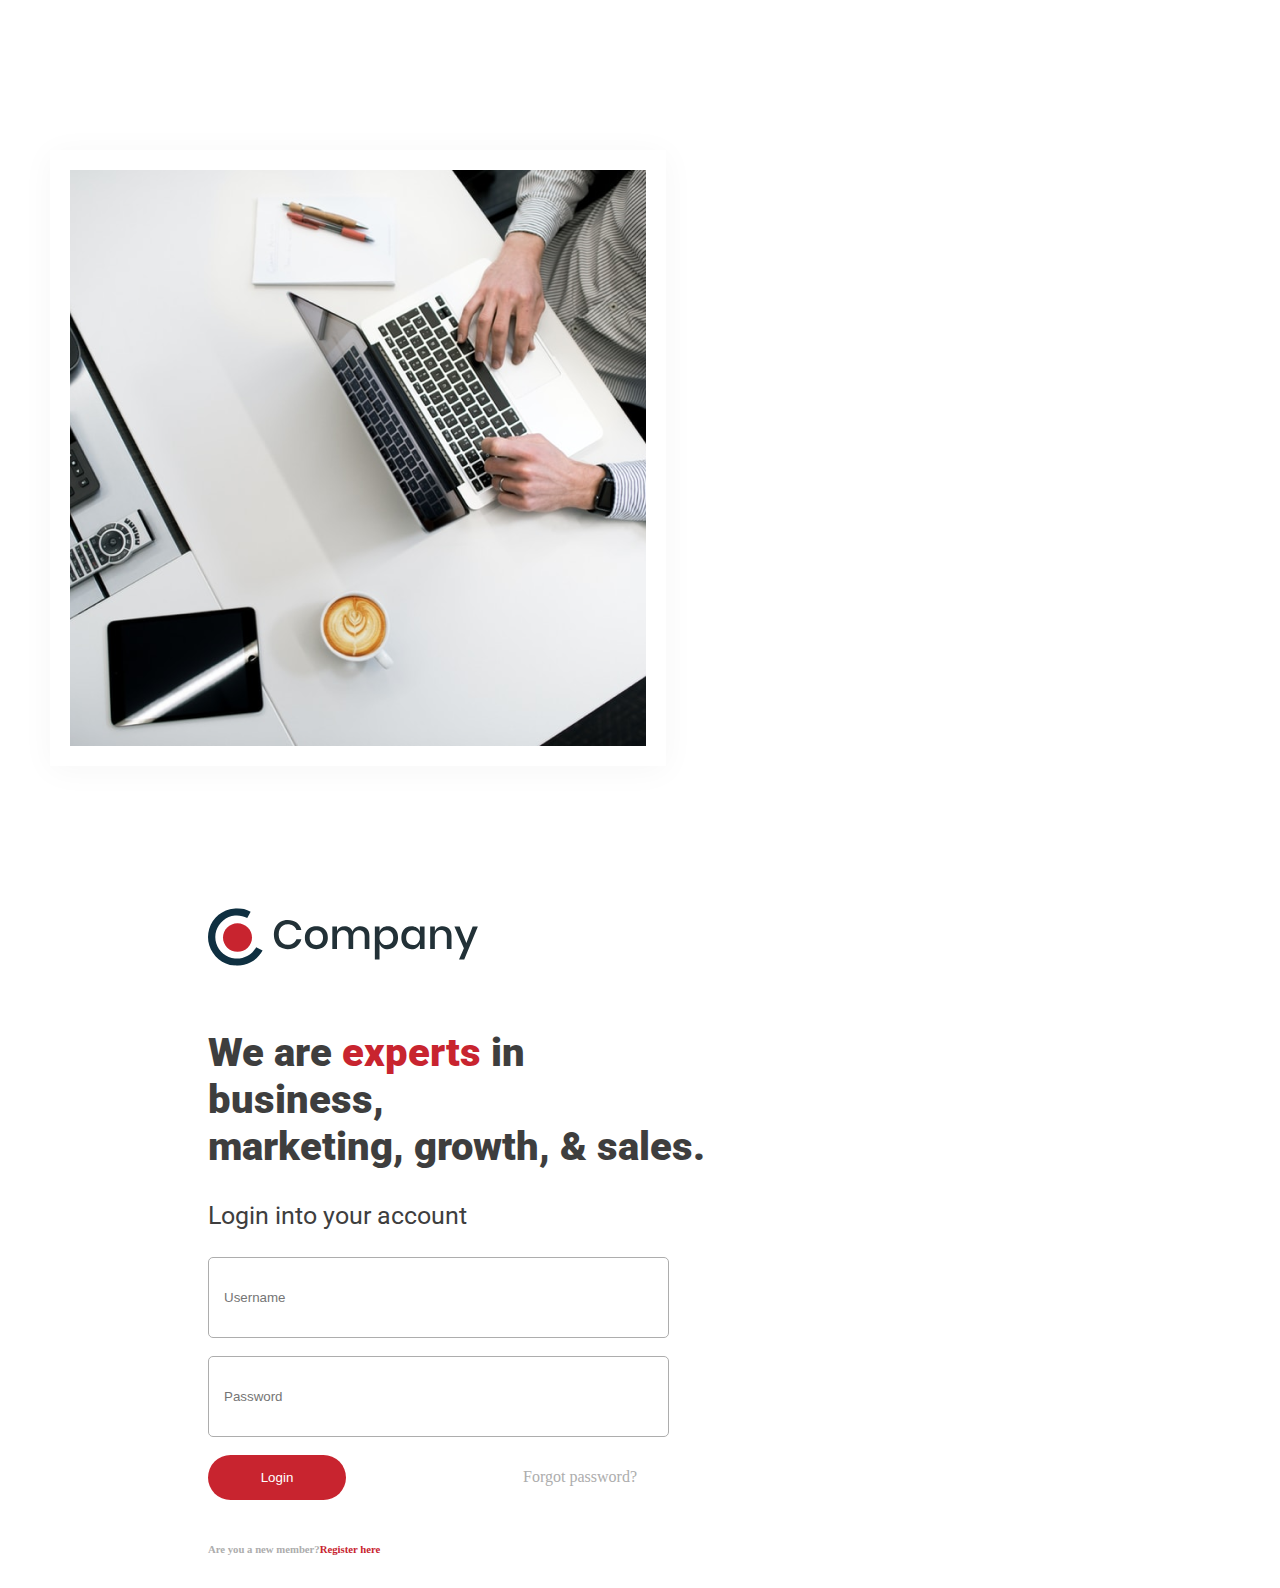
<file: HTML Training Assignment/index.html>
<!DOCTYPE html>
<html lang="en">

<head>
    <meta charset="UTF-8">
    <meta name="viewport" content="width=device-width, initial-scale=1.0">
    <link href="https://cdn.jsdelivr.net/npm/bootstrap@5.3.2/dist/css/bootstrap.min.css" rel="stylesheet"
        integrity="sha384-T3c6CoIi6uLrA9TneNEoa7RxnatzjcDSCmG1MXxSR1GAsXEV/Dwwykc2MPK8M2HN" crossorigin="anonymous">
    <link rel="stylesheet" href="css/style.css">
    <link href='https://fonts.googleapis.com/css?family=Roboto' rel='stylesheet'>
    <title>Document</title>
</head>

<body>
    <div class="container">
        <div class="row ">
        <div class="col-lg-6 left">
            <img class="rounded-circle" src="images/hero-image.png">
        </div>
        <div class="col-lg-6 right">
            <img src="images/header-logo.svg"><br><br>
            <h1 class="p1">We are <span style="color: #C8242F;"><b>experts</b></span> in business,<br>
                marketing, growth, & sales.
            </h1><br>
            <p class="p2">Login into your account</p>

            <form>
                <input type="text" class="txtbox" placeholder="Username"><br><br>
                <input type="password" class="txtbox" placeholder="Password"><br><br>
                <div class="down">
                    <button class="login">Login</button>
                    <a href=" " style="color:#ADADAD ">Forgot password?</a>
                </div>
                <br>
                <h6 style="color: #ADADAD;">Are you a new member?<a href=" " style="color:#C8242F">Register here</a>
                </h6>
            </form>

        </div>
    </div>


    </div>
</body>

</html>
</file>
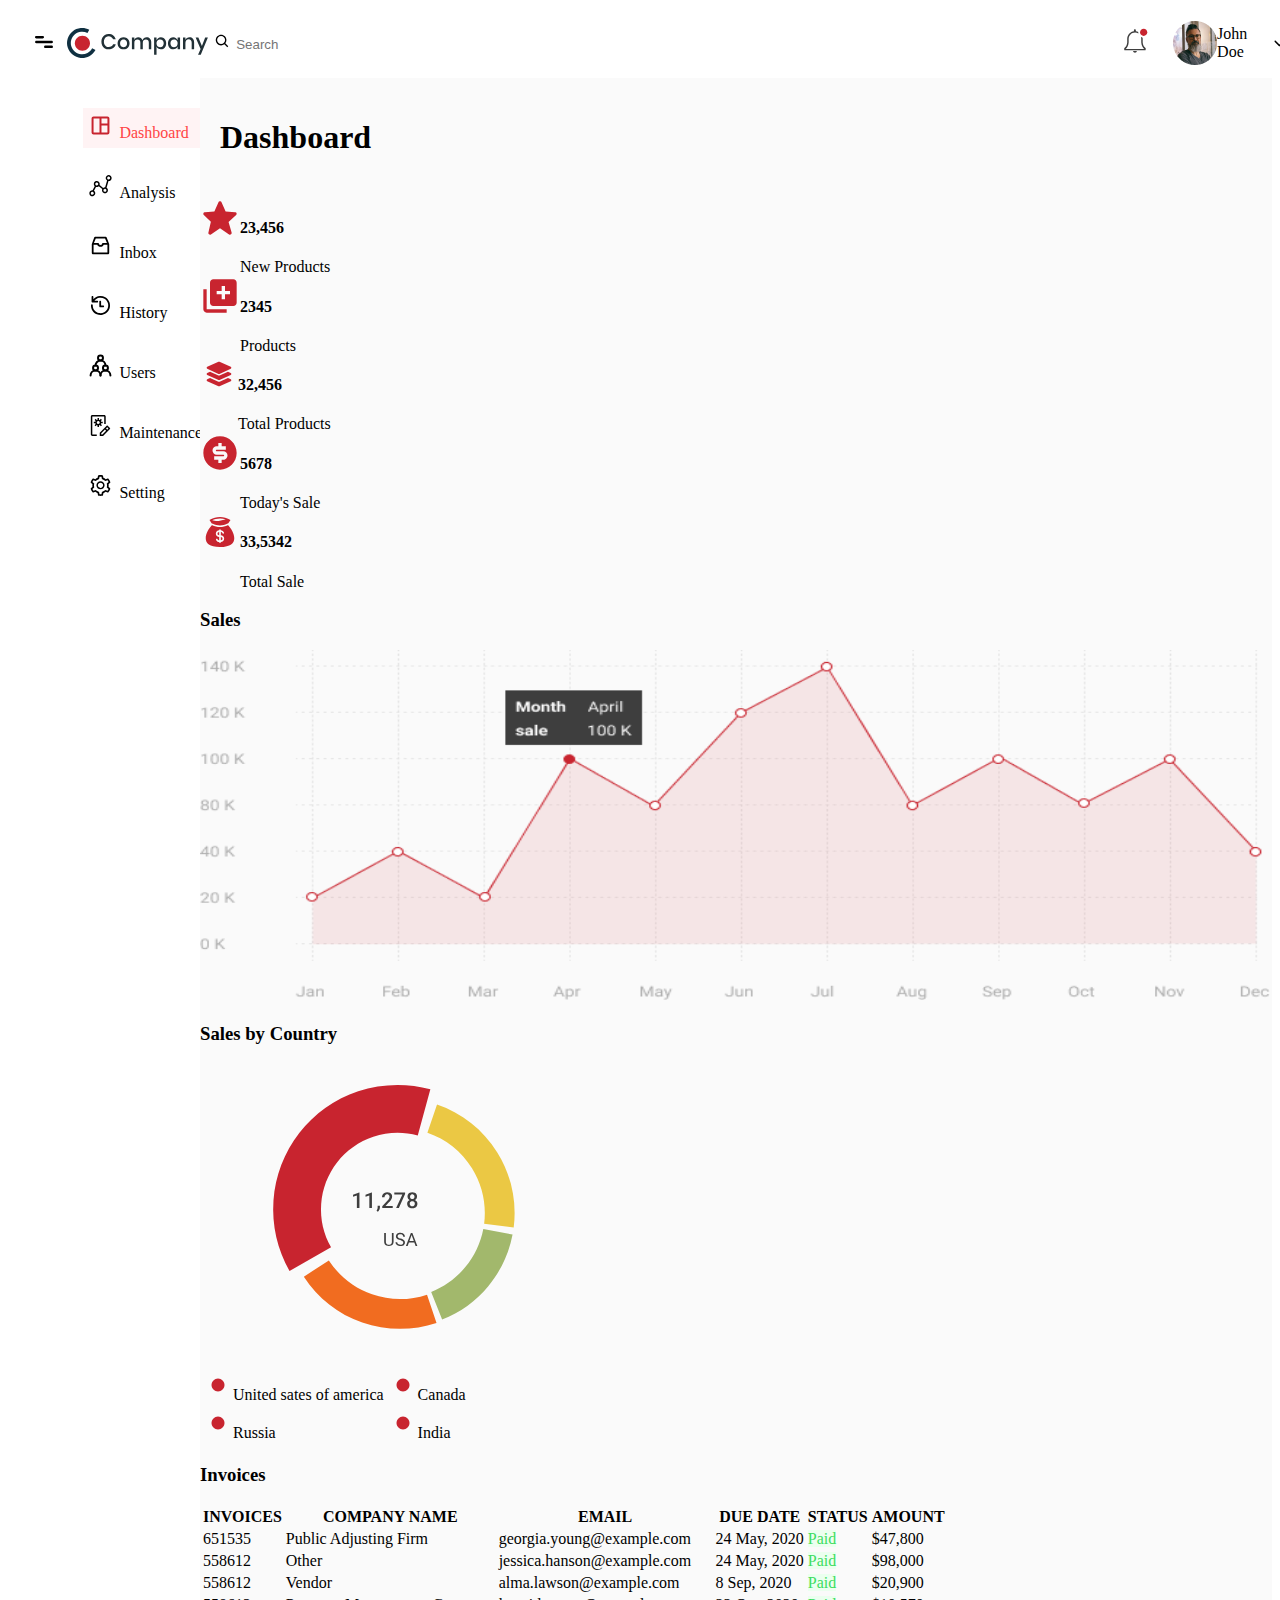
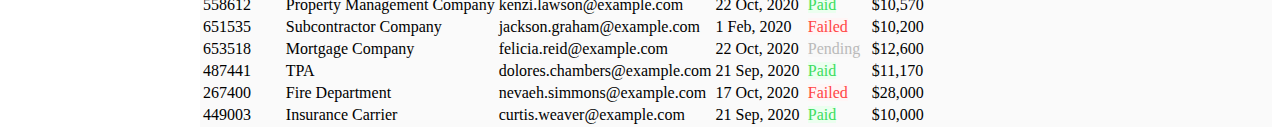
<file: HTML Training Assignment/dashboard.html>
<!DOCTYPE html>
<html lang="en">

<head>
    <meta charset="UTF-8">
    <meta name="viewport" content="width=device-width, initial-scale=1.0">
    <link href="https://cdn.jsdelivr.net/npm/bootstrap@5.3.2/dist/css/bootstrap.min.css" rel="stylesheet"
        integrity="sha384-T3c6CoIi6uLrA9TneNEoa7RxnatzjcDSCmG1MXxSR1GAsXEV/Dwwykc2MPK8M2HN" crossorigin="anonymous">
    <link rel="stylesheet" href="css/styledash.css">
    <title>Document</title>
</head>

<body>
    <nav class="navbar navbar-expand-lg  ">
        <div class="main">
            <div class="main1">
                <button onclick=sidebar()><img src="images/menu-bar.svg" ></button>
                <img src="images/header-logo.svg" >
            </div>

            <div class="main2">
                <div class="search1 collapse navbar-collapse ml-3  ">
                    <img src="images/search-icon.svg" class="search">
                    <input type="text" class="txtbox" placeholder="Search">
                </div>
                <div class="main3  me-2">
                    <div class="collapse navbar-collapse ml-3">
                        <img src="images/notification-icon.svg">
                    </div>
                    <div class="profile collapse navbar-collapse ml-3">
                        <img src="images/profile.png">
                        <span>
                            John Doe
                        </span>
                        <img src="images/downward-arrow.svg">
                    </div>
                </div>
            
            </div>
        </div>
    </nav>
    <div class="maindiv">
        <div class="sidebar" id="sidebar">
            <ul id="mySidebar" class="listitems">
                <li class="active"><img src="images/dashboard-active.svg" alt="Dashboard"><a href="dashboard.html">Dashboard</a></li>
                <li><img src="images/graph-default.svg" alt="Analysis"><a href="innerpage.html">Analysis</a></li>
                <li><img src="images/inbox-default.svg" alt="Inbox"><a href="#">Inbox</a></li>
                <li><img src="images/clock-default.svg" alt="History"><a href="#">History</a></li>
                <li><img src="images/user-default.svg" alt="Users"><a href="#">Users</a></li>
                <li><img src="images/maintenance-default.svg" alt="Maintenance"><a href="#">Maintenance</a></li>
                <li><img src="images/setting-default.svg" alt="Setting"><a href="#">Setting</a></li>
            </ul>

        </div>
        <div class="rightside" id="data">
            <h1 class="dashboard">Dashboard</h1>
            <div class="container-fluid">
                <div class="row">
                    <div class="col-lg-2 col-md-4 p-3 m-3 bg-white box">
                        <div><img src="images/star.svg" alt=""></div>
                        <div class="m-1"><h4>23,456</h4>New Products</div>

                    </div>
                    <div class="col-lg-2 col-md-4 p-3 m-3 bg-white box">
                        <div><img src="images/new-product.svg" alt=""></div>
                        <div class="m-1"><h4>2345</h4> Products</div>
                    </div>
                    <div class="col-lg-2 col-md-4 p-3 m-3 bg-white box">
                        <img src="images/total-product.svg" height="38px" width="38px" alt="">
                        <div class="m-1"><h4>32,456</h4>Total Products</div>
                    </div>
                    <div class="col-lg-2 col-md-4 p-3 m-3 bg-white box">
                        <div><img src="images/dollar-filled.svg" alt=""></div>
                        <div class="m-1"><h4>5678</h4>Today's Sale</div>
                    </div>
                    <div class="col-lg-2 col-md-4 p-3 m-3 bg-white box">
                        <div><img src="images/money-bag.svg" alt=""></div>
                        <div class="m-1"><h4>33,5342</h4>Total Sale</div>
                    </div>
                </div>
                <div class="row">
                    <div class="col-lg-8 p-3 m-3 bg-white">
                        <h3>Sales</h3>
                        <img src="images/data-graph.png" alt="" class="graph img-fluid">
                    </div>

                    <div class="col-lg-3 p-3 m-3 bg-white">
                        <h3>Sales by Country</h3>
                        <img src="images/pie-chart.svg" alt="" class="piechart img-fluid">
                        <table class="table2">
                            <tr>
                                <td><img src="images/radio-checked-icon.svg" alt="" class="graphimg">United sates of
                                    america </td>
                                <td><img src="images/radio-checked-icon.svg" alt="" class="graphimg">Canada</td>
                            </tr>
                            <tr>
                                <td><img src="images/radio-checked-icon.svg" alt="" class="graphimg">Russia</td>
                                <td><img src="images/radio-checked-icon.svg" alt="" class="graphimg">India</td>
                            </tr>
                        </table>
                    </div>
                </div>
                <div class="row">
                    <div class="col-lg-12 p-3 m-3 bg-white">
                        <h3>Invoices</h3>
                        <table class="table table-responsive">
                            <tr>
                                <th>INVOICES</th>
                                <th>COMPANY NAME</th>
                                <th>EMAIL</th>
                                <th>DUE DATE</th>
                                <th>STATUS</th>
                                <th>AMOUNT</th>
                            </tr>
                            <tr>
                                <td>651535</td>
                                <td>Public Adjusting Firm</td>
                                <td>georgia.young@example.com</td>
                                <td>24 May, 2020</td>
                                <td><span class="paid p-1">Paid</span></td>
                                <td>$47,800</td>
                            </tr>
                            <tr>
                                <td>558612</td>
                                <td>Other</td>
                                <td>jessica.hanson@example.com</td>
                                <td>24 May, 2020</td>
                                <td><span class="paid p-1">Paid</span></td>
                                <td>$98,000</td>
                            </tr>
                            <tr>
                                <td>558612</td>
                                <td>Vendor</td>
                                <td>alma.lawson@example.com</td>
                                <td>8 Sep, 2020</td>
                                <td><span class="paid p-1">Paid</span></td>
                                <td>$20,900</td>
                            </tr>
                            <tr>
                                <td>558612</td>
                                <td>Property Management Company</td>
                                <td>kenzi.lawson@example.com</td>
                                <td>22 Oct, 2020</td>
                                <td><span class="paid p-1">Paid</span></td>
                                <td>$10,570</td>
                            </tr>
                            <tr>
                                <td>651535</td>
                                <td>Subcontractor Company</td>
                                <td>jackson.graham@example.com</td>
                                <td>1 Feb, 2020</td>
                                <td><span class="failed p-1">Failed</span></td>
                                <td>$10,200</td>
                            </tr>
                            <tr>
                                <td>653518</td>
                                <td>Mortgage Company</td>
                                <td>felicia.reid@example.com</td>
                                <td>22 Oct, 2020</td>
                                <td><span class="pending p-1">Pending</span></td>
                                <td>$12,600</td>
                            </tr>
                            <tr>
                                <td>487441</td>
                                <td>TPA</td>
                                <td>dolores.chambers@example.com</td>
                                <td>21 Sep, 2020</td>
                                <td><span class="paid p-1">Paid</span></td>
                                <td>$11,170</td>
                            </tr>
                            <tr>
                                <td>267400</td>
                                <td>Fire Department</td>
                                <td>nevaeh.simmons@example.com</td>
                                <td>17 Oct, 2020</td>
                                <td><span class="failed p-1">Failed</span></td>
                                <td>$28,000</td>
                            </tr>
                            <tr>
                                <td>449003</td>
                                <td>Insurance Carrier</td>
                                <td>curtis.weaver@example.com</td>
                                <td>21 Sep, 2020</td>
                                <td><span class="paid p-1">Paid</span></td>
                                <td>$10,000</td>
                            </tr>
                        </table>

                    </div>
                </div>

            </div>

<script src="js/sidebar.js"></script>
</body>

</html>
</file>
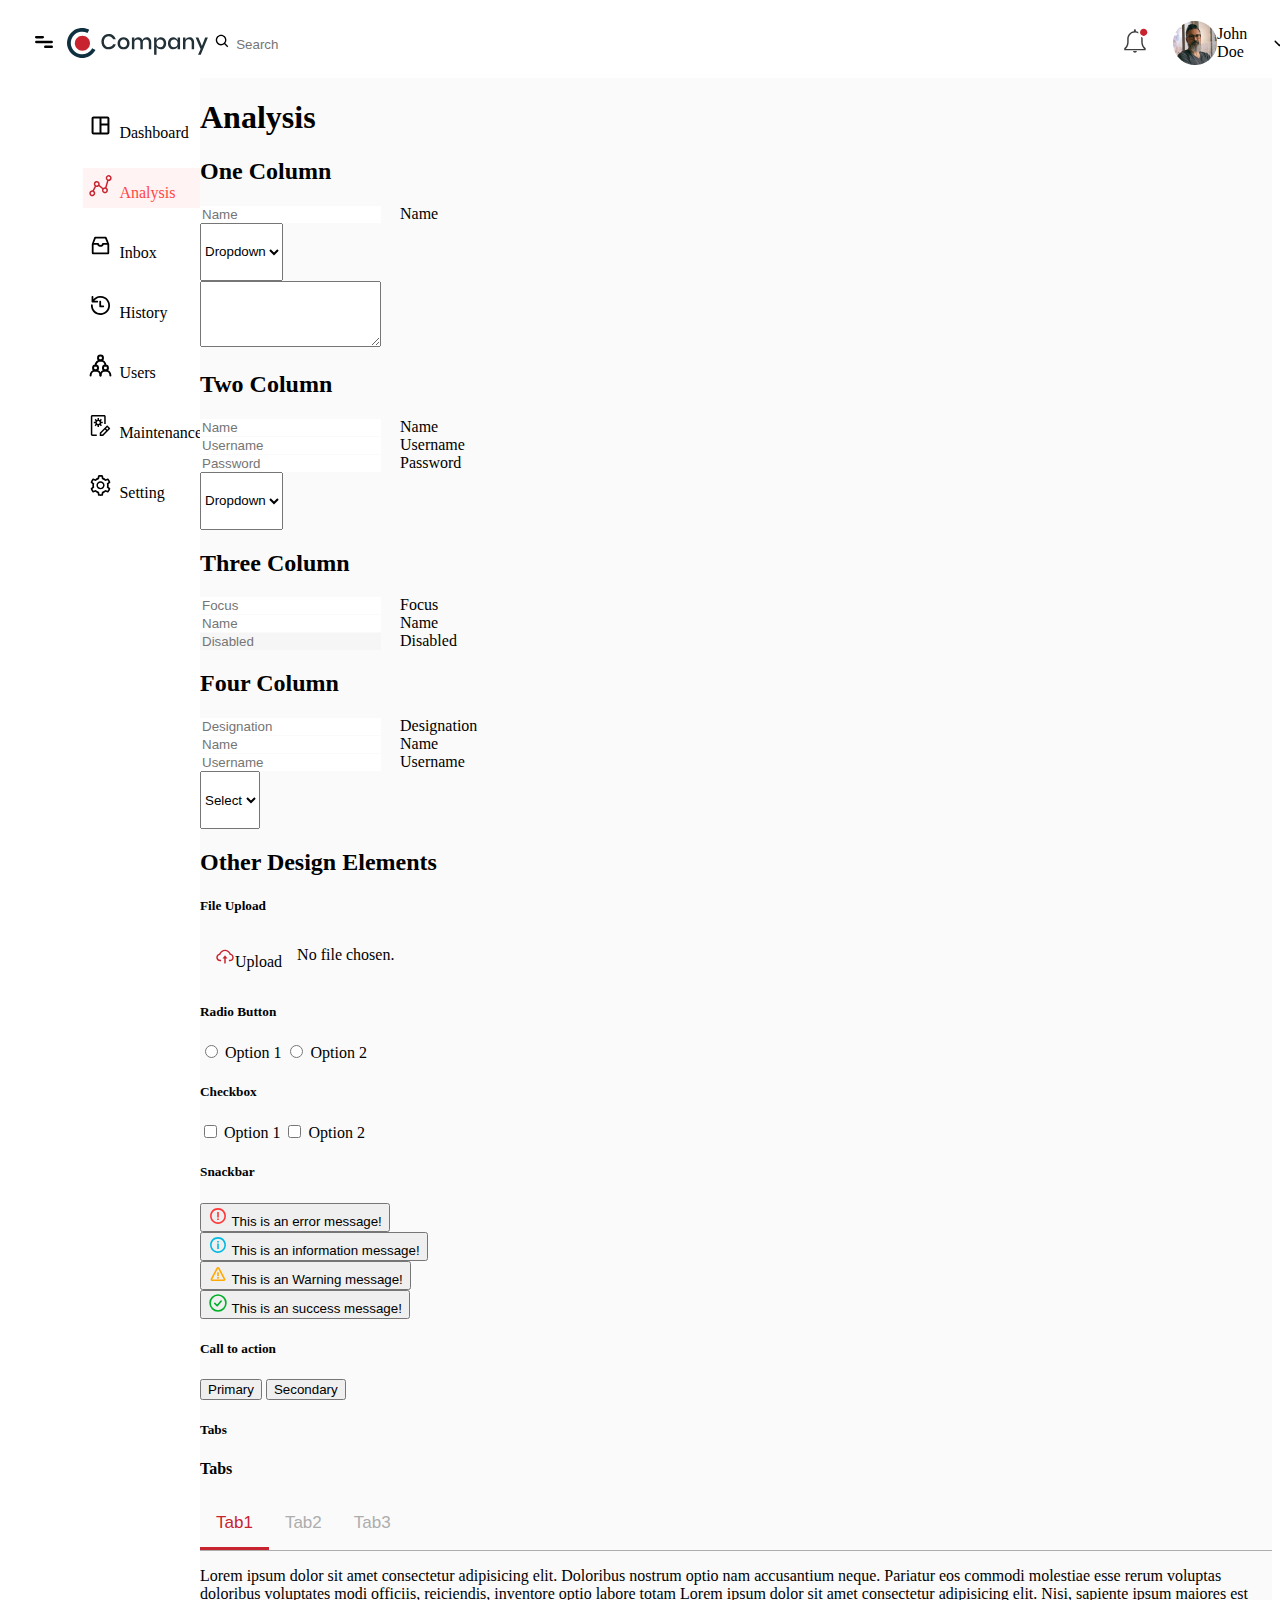
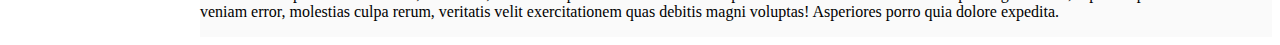
<file: HTML Training Assignment/innerpage.html>
<!DOCTYPE html>
<html lang="en">

<head>
    <meta charset="UTF-8">
    <meta name="viewport" content="width=device-width, initial-scale=1.0">
    <link href="https://cdn.jsdelivr.net/npm/bootstrap@5.3.2/dist/css/bootstrap.min.css" rel="stylesheet"
        integrity="sha384-T3c6CoIi6uLrA9TneNEoa7RxnatzjcDSCmG1MXxSR1GAsXEV/Dwwykc2MPK8M2HN" crossorigin="anonymous">
    <link rel="stylesheet" href="css/styleinner.css">
    <title>Document</title>
</head>

<body>
    <nav class="navbar navbar-expand-lg  ">
        <div class="main">
            <div class="main1">
                <button onclick=sidebar()><img src="images/menu-bar.svg" ></button>
                <img src="images/header-logo.svg" >
            </div>

            <div class="main2">
                <div class="search1 collapse navbar-collapse ml-3  ">
                    <img src="images/search-icon.svg" class="search">
                    <input type="text" class="txtbox" placeholder="Search">
                </div>
                <div class="main3  me-2">
                    <div class="collapse navbar-collapse ml-3">
                        <img src="images/notification-icon.svg">
                    </div>
                    <div class="profile collapse navbar-collapse ml-3">
                        <img src="images/profile.png">
                        <span>
                            John Doe
                        </span>
                        <img src="images/downward-arrow.svg">
                    </div>
                </div>
            
            </div>
        </div>
    </nav>
    <div class="maindiv">
        <div class="sidebar" id="sidebar">
            <ul class="listitems">
                <li><img src="images/dashboard-default.svg" alt="Dashboard"><a href="dashboard.html">Dashboard</a></li>
                <li class="active"><img src="images/graph-active.svg" alt="Dashboard"><a href="innerpage.html">Analysis</a></li>
                <li><img src="images/inbox-default.svg" alt="Inbox"><a href="#">Inbox</a></li>
                <li><img src="images/clock-default.svg" alt="History"><a href="#">History</a></li>
                <li><img src="images/user-default.svg" alt="Users"><a href="#">Users</a></li>
                <li><img src="images/maintenance-default.svg" alt="Maintenance"><a href="#">Maintenance</a></li>
                <li><img src="images/setting-default.svg" alt="Setting"><a href="#">Setting</a></li>
            </ul>
        </div>
        <div class="rightside" id="data">
            <h1 class="dashboard">Analysis</h1>
            <div class="container-fluid">
                <form class="bg-white p-3 m-3">
                    <h2>One Column</h2>
                    <div class="form-group p-3 form-floating">
                        <!-- <label for="exampleInputEmail1">Email address</label> -->
                        <input type="email" class="form-control" id="naming" aria-describedby="emailHelp"
                            placeholder="Name">
                        <label for="naming">Name</label>
                    </div>
                    <div class="form-group p-3">
                        <!-- <label for="exampleFormControlSelect1">Example select</label> -->
                        <select class="form-control" id="exampleFormControlSelect1">
                            <option selected>Dropdown</option>
                            <option>1</option>
                            <option>2</option>
                            <option>3</option>
                            <option>4</option>
                            <option>5</option>
                        </select>
                    </div>
                    <div class="form-group p-3">
                        <!-- <label for="exampleFormControlTextarea1">Example textarea</label> -->
                        <textarea class="form-control" id="exampleFormControlTextarea1" rows="4"></textarea>
                    </div>
                    <h2>Two Column</h2>
                    <div class="row">
                        <div class="form-group col-md-6 p-3 form-floating">
                            <!-- <label for="inputEmail4">Email</label> -->
                            <input type="text" class="form-control" id="name" placeholder="Name">
                            <label for="name">Name</label>
                        </div>
                        <div class="col-md-6 p-3 form-floating">
                            <input type="text" class="form-control" id="naming" placeholder="Username">
                            <label for="naming">Username</label>
                        </div>
                    </div>

                    <div class="row">
                        <div class="form-group col-md-6 p-3 form-floating">
                            <!-- <label for="inputEmail4">Email</label> -->
                            <input type="password" class="form-control" id="pass" placeholder="Password">
                            <label for="pass">Password</label>
                        </div>
                        <div class="form-group col-md-6 p-3">
                            <!-- <label for="inputPassword4">Password</label> -->
                            <!-- <input type="" class="form-control" id="inputPassword4" placeholder="Dropdown"> -->
                            <select class="form-control" id="exampleFormControlSelect1">
                                <option selected>Dropdown</option>
                                <option>1</option>
                                <option>2</option>
                                <option>3</option>
                                <option>4</option>
                                <option>5</option>
                            </select>
                        </div>
                    </div>
                    <h2>Three Column</h2>
                    <div class="row">
                        <div class="form-group col-md-4 p-3 form-floating">
                            <!-- <label for="inputCity">City</label> -->
                            <input type="text" class="form-control" id="focus" placeholder="Focus">
                            <label for="focus">Focus</label>
                        </div>
                        <div class="form-group col-md-4 p-3 form-floating">
                            <!-- <label for="inputState">State</label> -->
                            <input type="text" class="form-control" id="name1" placeholder="Name">
                            <label for="name1">Name</label>
                        </div>
                        <div class="form-group col-md-4 p-3 form-floating">
                            <!-- <label for="inputZip">Zip</label> -->
                            <input class="form-control" id="disabledInput" type="text" placeholder="Disabled" disabled>
                            <label for="disabledInput">Disabled</label>
                        </div>
                    </div>
                    <h2>Four Column</h2>
                    <div class="row">
                        <div class="form-group col-md-3 p-3 form-floating">
                            <!-- <label for="inputCity">City</label> -->
                            <input type="text" class="form-control" id="designation" placeholder="Designation">
                            <label for="designation">Designation</label>
                        </div>
                        <div class="form-group col-md-3 p-3 form-floating">
                            <!-- <label for="inputState">State</label> -->
                            <input type="text" class="form-control" id="name" placeholder="Name">
                            <label for="name">Name</label>
                        </div>
                        <div class="form-group col-md-3 p-3 form-floating">
                            <!-- <label for="inputZip">Zip</label> -->
                            <input type="text" class="form-control" id="uname" placeholder="Username">
                            <label for="uname">Username</label>
                        </div>
                        <div class="form-group col-md-3 p-3">
                            <!-- <label for="exampleFormControlSelect1">Example select</label> -->
                            <select class="form-select" id="exampleFormControlSelect1">
                                <option selected>Select</option>
                                <option>1</option>
                                <option>2</option>
                                <option>3</option>
                                <option>4</option>
                                <option>5</option>
                            </select>
                        </div>
                        <h2>Other Design Elements</h2>
                        <h5>File Upload</h5>
                        <!-- <div class="btn-outline-primary p-3">
                            <button class="login"><img src="images/cloud-upload-icon.svg">Upload</button>
                            <a href=" "></a>
                        </div> -->
                        <div class="upload">
                            <input type="file" id="myFile" name="filename" class="custom-file-input"
                                onchange="displayFilename()">
                            <label for="myFile" class="custom-button border border-danger rounded-pill text-danger"><img
                                    src="images/cloud-upload-icon.svg" alt="Upload">Upload</label>
                            <p class="selected-filename" id="selectedFilename">No file chosen.</p>
                        </div>
                        <h5>Radio Button</h5>
                        <div class="custom-control  custom-control-inline p-3">
                            <input type="radio" id="customRadioInline1" name="customRadioInline1"
                                class="custom-control-input">
                            <label class="custom-control-label" for="customRadioInline1">Option 1</label>
                            <!-- </div> -->
                            <!-- <div class="custom-control custom-radio custom-control-inline"> -->
                            <input type="radio" id="customRadioInline2" name="customRadioInline1"
                                class="custom-control-input">
                            <label class="custom-control-label" for="customRadioInline2">Option 2</label>
                        </div>
                        <h5>Checkbox</h5>
                        <div class="custom-control custom-checkbox custom-control-inline p-3">
                            <input type="checkbox" class="custom-control-input" id="customCheckDisabled">
                            <label class="custom-control-label" for="customCheckDisabled">Option 1</label>
                            <!-- </div>
                          <div class="custom-control custom-checkbox custom-control-inline p-3"> -->
                            <input type="checkbox" class="custom-control-input" id="customCheckDisabled">
                            <label class="custom-control-label" for="customCheckDisabled">Option 2</label>

                        </div>
                        <h5>Snackbar</h5>

                        <div class="container-fluid">
                            <div class="row">
                                <div class="form-group col-6">
                                    <button type="button" class="btn btn-outline-danger form-control  p-2 my-3"><img
                                            src="images/error-icon.svg" alt="" class="message">
                                        This is an error message!
                                    </button>
                                </div>
                                <div class="form-group col-6">
                                    <button type="button" class="btn  btn-outline-info form-control  p-2  my-3"><img
                                            src="images/info-icon.svg" alt="" class="message">
                                        This is an information message!
                                    </button>
                                </div>
                            </div>
                            <div class="row">
                                <div class="form-group col-6">
                                    <button type="button" class="btn btn-outline-warning form-control p-2"><img
                                            src="images/warning-icon.svg" alt="" class="message">
                                        This is an Warning message!
                                    </button>
                                </div>
                                <div class="form-group col-6">
                                    <button type="button" class="btn btn-outline-success form-control p-2 "><img
                                            src="images/success-icon.svg" alt="" class="message">
                                        This is an success message!
                                    </button>
                                </div>
                            </div>
                        </div>
                        <h5 class="p-3">Call to action</h5>
                        <div>
                            <button class="btn btn-danger col-lg-1 rounded-pill">Primary</button>
                            <button class="btn btn-outline-danger col-lg-1 rounded-pill">Secondary</button>
                        </div>
                        <h5 class="p-3">Tabs</h5>
                        <h4 class="p-3"> Tabs </h4>

                <div class="tab">
                    <button class="tablinks active" onclick="openTab(event, 'Tab1')">Tab1</button>
                    <button class="tablinks" onclick="openTab(event, 'Tab2')">Tab2</button>
                    <button class="tablinks" onclick="openTab(event, 'Tab3')">Tab3</button>
                </div>

                <div id="Tab1" class="tabcontent defaulttab py-3">
                    <p>
                        Lorem ipsum dolor sit amet consectetur adipisicing elit. Doloribus nostrum optio nam accusantium
                        neque. Pariatur eos commodi molestiae esse rerum voluptas doloribus voluptates modi officiis,
                        reiciendis, inventore optio labore totam
                        Lorem ipsum dolor sit amet consectetur adipisicing elit. Nisi, sapiente ipsum maiores est veniam
                        error, molestias culpa rerum, veritatis velit exercitationem quas debitis magni voluptas!
                        Asperiores porro quia dolore expedita.
                    </p>
                </div>

                <div id="Tab2" class="tabcontent py-3">
                    <p>
                        Lorem ipsum dolor sit amet consectetur adipisicing elit.
                    </p>
                </div>

                <div id="Tab3" class="tabcontent py-3">
                    <p>
                        Asperiores porro quia dolore expedita.
                    </p>
                </div>


                    </div>
                </form>
            </div>
        </div>
    </div>
    <script src="js/sidebar.js"></script>
</body>

</html>
</file>
<file: HTML Training Assignment/css/style.css>
.container{

    display: flex;
}

.left{
    
    display: flex;
    align-items: center;
    justify-content: center;
    height: 100vh;
}

.left img{

    width: 576px;
    height: 576px;
    box-shadow: 0px 4px 31px #0000000A;
    border: 20px solid #FFFFFF;

}

.right{

    display: flex;
    padding-left: 200px;
    justify-content: center;
    flex-direction: column;
}

.right img{

    width: 272px;
    height: 58px;
    top: 106px;

}

.right .p1{
    
    width: 500px;
    height: 100px;
    text-align: left;
    font: normal normal 300 40px/47px Roboto;
    letter-spacing: 0px;
    color: #3E3E3E;
    opacity: 1;
    font-weight: 900;
}

.right .p2{


    height: 33px;
    text-align: left;
    font: normal normal normal 25px/33px Roboto;
    letter-spacing: 0px;
    color: #3E3E3E;
}
.txtbox{
    width: 429px;
    height: 49px;
    background: #FFFFFF 0% 0% no-repeat padding-box;
    border: 1px solid #ADADAD;
    border-radius: 5px;
    opacity: 1;
    padding: 15px;

}
.down{

     display: flex;
     justify-content: space-between;
     width: 429px;
     align-items: center;    
}
.login{

    width: 138px;
    height: 45px;
    background: #C8242F 0% 0% no-repeat padding-box;
    border-radius: 23px;
    opacity: 1;
    color: #FFFFFF;
    border: 0px;
}
a{

    text-decoration: none;
    font: normal normal normal Roboto;
}
</file>
<file: HTML Training Assignment/css/styledash.css>
.search{

    height: 16px;
    width: 16x;
}

.main{
    /* height: 80px; */
    width: 100vw;
    display: flex;
    align-items: center;
    padding: 13px;
    /* justify-content: center; */ 
}

input{

    border: 0px;
}
.main1{

    width: 16vw;
    height: 31px;
    display: flex;
    justify-content: space-evenly;
    align-items: center;

}

.main2{
    width: 90vw;
    display: flex;
    justify-content: space-between;
    align-items: center;
    
}
.main3{

    width: 15vw;
    display: flex;
    justify-content: space-around;
    align-items: center;
}
.profile{

    display: flex;
    justify-content: space-evenly;
    width: 9vw;
    align-items: center;
}
.search1{

    width: 62vw;
}
.sidebar{

    width: 15vw;
    display: block;
    align-items: center;
    /* border: 2px solid black; */

}
ul{

    list-style: none;
}
li{

    /* padding: 10px 10px 10px 10px; */
    height: 30px;
    width: 140px;
    text-align: left;
    margin: 20px 5px;
    padding: 5px 5px;
   
}
.sidebar img{

    height: 25px;
    width: 25px;
}

.listitems{
    /* padding-left: 20px; */
    display: inline-flexbox;
    justify-content: center;
    align-items: center;
    font-size: 16px;
    margin: 30px;

}
a{
    text-decoration: none;
    color: black;
    margin-left: 0.5vw;

} 
.maindiv{

    display: flex;
    flex-direction: row;
}
.rightside{

    background-color: #FAFAFA;
    width: 1800px;
    
}
.box{

    display: flex;
    flex-direction: row;
}
.graph{

    height: 350px;
    width: 1070px;
}
.piechart{
    height: 300px;
    width: 400px;
}
.table1{

    width: 1600px;
}
.graphimg{

    width: 30px;
    height: 30px;
}
h1{

    padding: 20px;
}
.active{
    background-color: #FFF3F4;
}
.active a{
  color: #FF4545;
   
}
.paid{
    color:#3CDD5F ;
    background-color:#EBFFEF ;
}
.failed{
    color:#FF4545 ;
    background-color:#FFF5F5 ;
}
.pending{
    color:#BABABA ;
    background-color: #F8F8F8;
   
}
.navbar button{

    border: 0px;
    background-color: white;
}
</file>
<file: HTML Training Assignment/css/styleinner.css>
.search{

    height: 16px;
    width: 16x;
}

.main{
    /* height: 80px; */
    width: 100vw;
    display: flex;
    align-items: center;
    padding: 13px;
    /* justify-content: center; */ 
}

input{

    border: 0px;
}
.main1{

    width: 16vw;
    height: 31px;
    display: flex;
    justify-content: space-evenly;
    align-items: center;

}

.main2{
    width: 90vw;
    display: flex;
    justify-content: space-between;
    align-items: center;
    
}
.main3{

    width: 15vw;
    display: flex;
    justify-content: space-around;
    align-items: center;
}
.profile{

    display: flex;
    justify-content: space-evenly;
    width: 9vw;
    align-items: center;
}
.search1{

    width: 62vw;
}
.sidebar{

    width: 15vw;
 
    align-items: center;
    /* border: 2px solid black; */

}
ul{

    list-style: none;
}
li{

    /* padding: 10px 10px 10px 10px; */
    height: 30px;
    width: 140px;
    text-align: left;
    margin: 20px 5px;
    padding: 5px 5px;
   
}
.sidebar img{

    height: 25px;
    width: 25px;
}

.listitems{
    /* padding-left: 20px; */
    display: inline-flexbox;
    justify-content: center;
    align-items: center;
    font-size: 16px;
    margin: 30px;
}
a{
    text-decoration: none;
    color: black;
    margin-left: 0.5vw;
}
.active{
    background-color: #FFF3F4;
}
.active a{
  color: #FF4545;
   
}
.maindiv{

    display: flex;
    flex-direction: row;
}
.rightside{

    background-color: #FAFAFA;
    width: 1800px;
    
}
.login{

    width: 138px;
    height: 45px;
    /* background: #C8242F 0% 0% no-repeat padding-box; */
    border-radius: 23px;
    /* opacity: 1;*/
    color: #C8242F; 
    border: 1px solid;
    border-color: #C8242F;
}
.message{

    height: 20px;
    width: 20px;
}
input[type="radio"]:checked
{
    background-color: #C8242F;
    border: 2px solid #C8242F;
}

input[type="checkbox"]:checked
{
    background-color: #C8242F;
    border: 2px solid #C8242F;
}
.rightside li{

    display: inline;
}

.form-floating
{
    position: relative;
}
.form-floating .form-control:focus~label
{
    margin-top: -6px;
    margin-left: 15px;
}

.form-floating label
{
    margin-top: 14px;
    margin-left: 15px;
}
.custom-file-input 
{
    display: none;
}

.custom-button 
{
    padding: 10px 15px;
    cursor: pointer;
    display: inline-block;
}

.upload
{
    display: flex;
}

.selected-filename 
{
    margin-top: 10px;
}
select{
    height: 58px;
}
.tab {
    overflow: hidden;
    font: normal normal normal 15px/20px Roboto;
    letter-spacing: 0px;
    border-bottom: 1px solid #ADADAD;
  }
  
  .tab button {
    background-color: inherit;
    float: left;
    border: none;
    outline: none;
    cursor: pointer;
    padding: 14px 16px;
    transition: 0.3s;
    font-size: 17px;
  }
  
  
  .tab button:hover {
    background-color: #ddd;
  }
  
  .tab button.active {
    border-bottom: 3px solid #C8242F;
    color: #C8242F;
  }
  
  .tabcontent {
    display: none;
   
  }
  .tablinks{
    font-size: 25px;
    letter-spacing: 0px;
    color: #ADADAD;
  }
  
  .defaulttab{
    display: block;
  }
  .navbar button{

    border: 0px;
    background-color: white;
}
</file>
